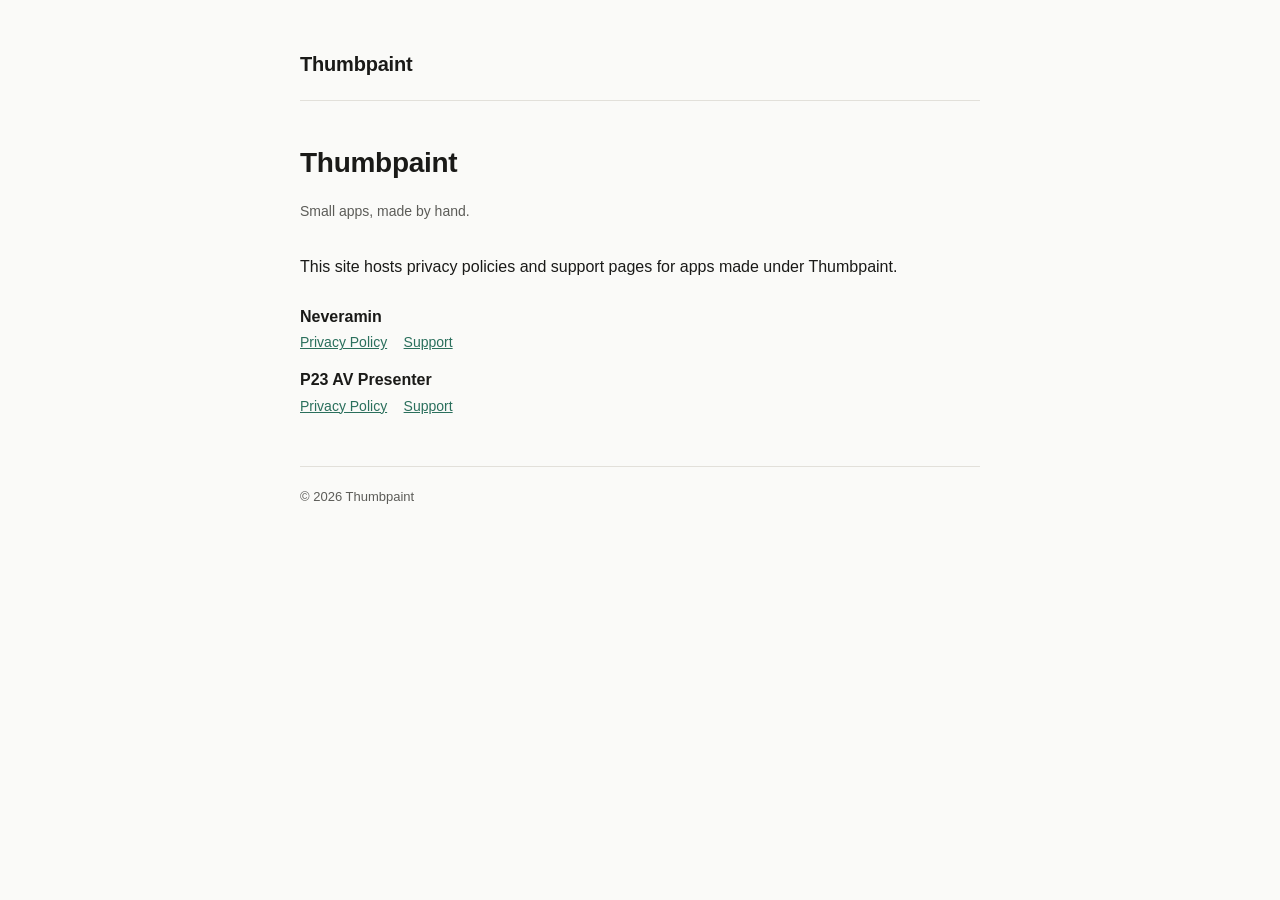
<file: index.html>
<!DOCTYPE html>
<html lang="en">
<head>
<meta charset="UTF-8" />
<meta name="viewport" content="width=device-width, initial-scale=1.0" />
<title>Thumbpaint</title>
<meta name="description" content="Thumbpaint — small apps, made by hand." />
<link rel="stylesheet" href="/assets/style.css" />
</head>
<body>
<div class="wrap">
  <header class="site">
    <a class="brand" href="/">Thumbpaint</a>
  </header>

  <main>
    <h1>Thumbpaint</h1>
    <p class="meta">Small apps, made by hand.</p>

    <p>This site hosts privacy policies and support pages for apps made under Thumbpaint.</p>

    <ul class="apps-list">
      <li>
        <div class="app-name">Neveramin</div>
        <div class="links">
          <a href="/neveramin/privacy/">Privacy Policy</a>
          <a href="/neveramin/support/">Support</a>
        </div>
      </li>
      <li>
        <div class="app-name">P23 AV Presenter</div>
        <div class="links">
          <a href="/p23/privacy/">Privacy Policy</a>
          <a href="/p23/support/">Support</a>
        </div>
      </li>
    </ul>
  </main>

  <footer class="site">
    &copy; 2026 Thumbpaint
  </footer>
</div>
</body>
</html>
</file>
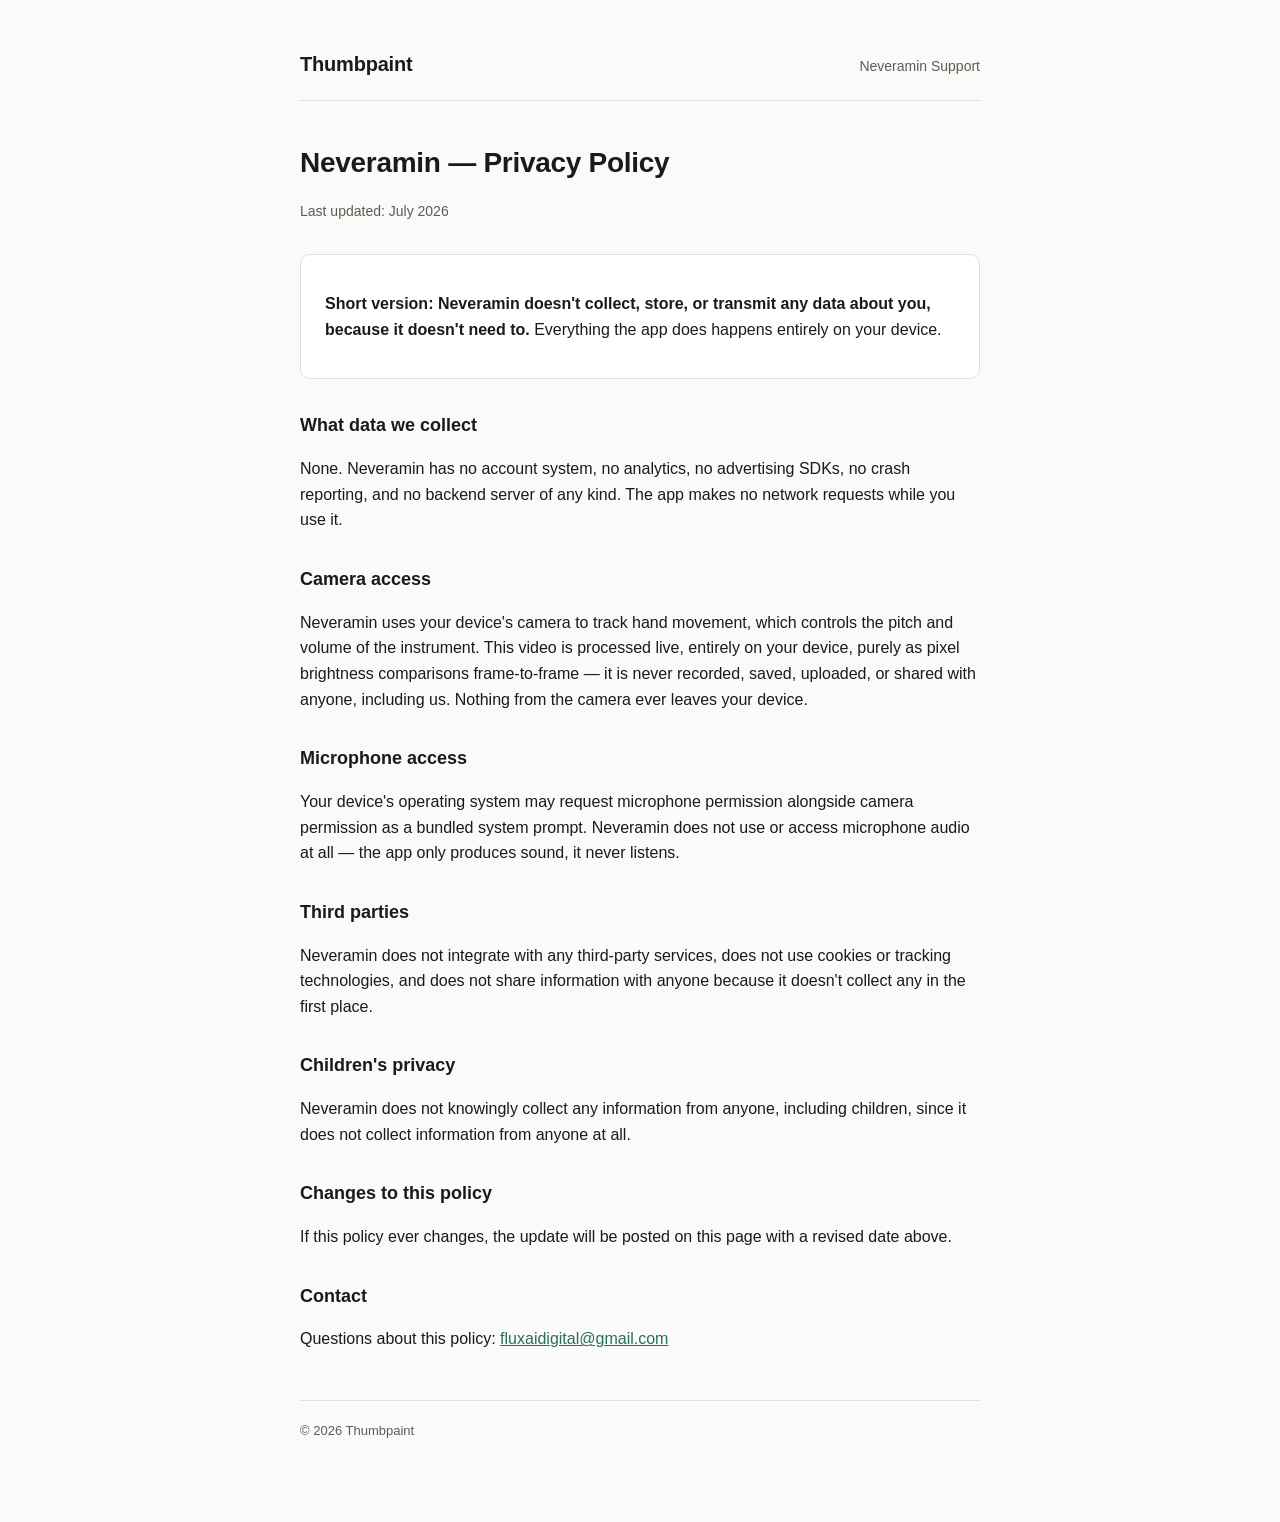
<file: neveramin/privacy/index.html>
<!DOCTYPE html>
<html lang="en">
<head>
<meta charset="UTF-8" />
<meta name="viewport" content="width=device-width, initial-scale=1.0" />
<title>Neveramin — Privacy Policy</title>
<meta name="description" content="Privacy policy for Neveramin, an optical theremin app." />
<link rel="stylesheet" href="/assets/style.css" />
</head>
<body>
<div class="wrap">
  <header class="site">
    <a class="brand" href="/">Thumbpaint</a>
    <nav>
      <a href="/neveramin/support/">Neveramin Support</a>
    </nav>
  </header>

  <main>
    <h1>Neveramin — Privacy Policy</h1>
    <p class="meta">Last updated: July 2026</p>

    <div class="card">
      <p><strong>Short version: Neveramin doesn't collect, store, or transmit any data about you, because it doesn't need to.</strong> Everything the app does happens entirely on your device.</p>
    </div>

    <h2>What data we collect</h2>
    <p>None. Neveramin has no account system, no analytics, no advertising SDKs, no crash reporting, and no backend server of any kind. The app makes no network requests while you use it.</p>

    <h2>Camera access</h2>
    <p>Neveramin uses your device's camera to track hand movement, which controls the pitch and volume of the instrument. This video is processed live, entirely on your device, purely as pixel brightness comparisons frame-to-frame — it is never recorded, saved, uploaded, or shared with anyone, including us. Nothing from the camera ever leaves your device.</p>

    <h2>Microphone access</h2>
    <p>Your device's operating system may request microphone permission alongside camera permission as a bundled system prompt. Neveramin does not use or access microphone audio at all — the app only produces sound, it never listens.</p>

    <h2>Third parties</h2>
    <p>Neveramin does not integrate with any third-party services, does not use cookies or tracking technologies, and does not share information with anyone because it doesn't collect any in the first place.</p>

    <h2>Children's privacy</h2>
    <p>Neveramin does not knowingly collect any information from anyone, including children, since it does not collect information from anyone at all.</p>

    <h2>Changes to this policy</h2>
    <p>If this policy ever changes, the update will be posted on this page with a revised date above.</p>

    <h2>Contact</h2>
    <p>Questions about this policy: <a href="mailto:fluxaidigital@gmail.com">fluxaidigital@gmail.com</a></p>
  </main>

  <footer class="site">
    &copy; 2026 Thumbpaint
  </footer>
</div>
</body>
</html>
</file>
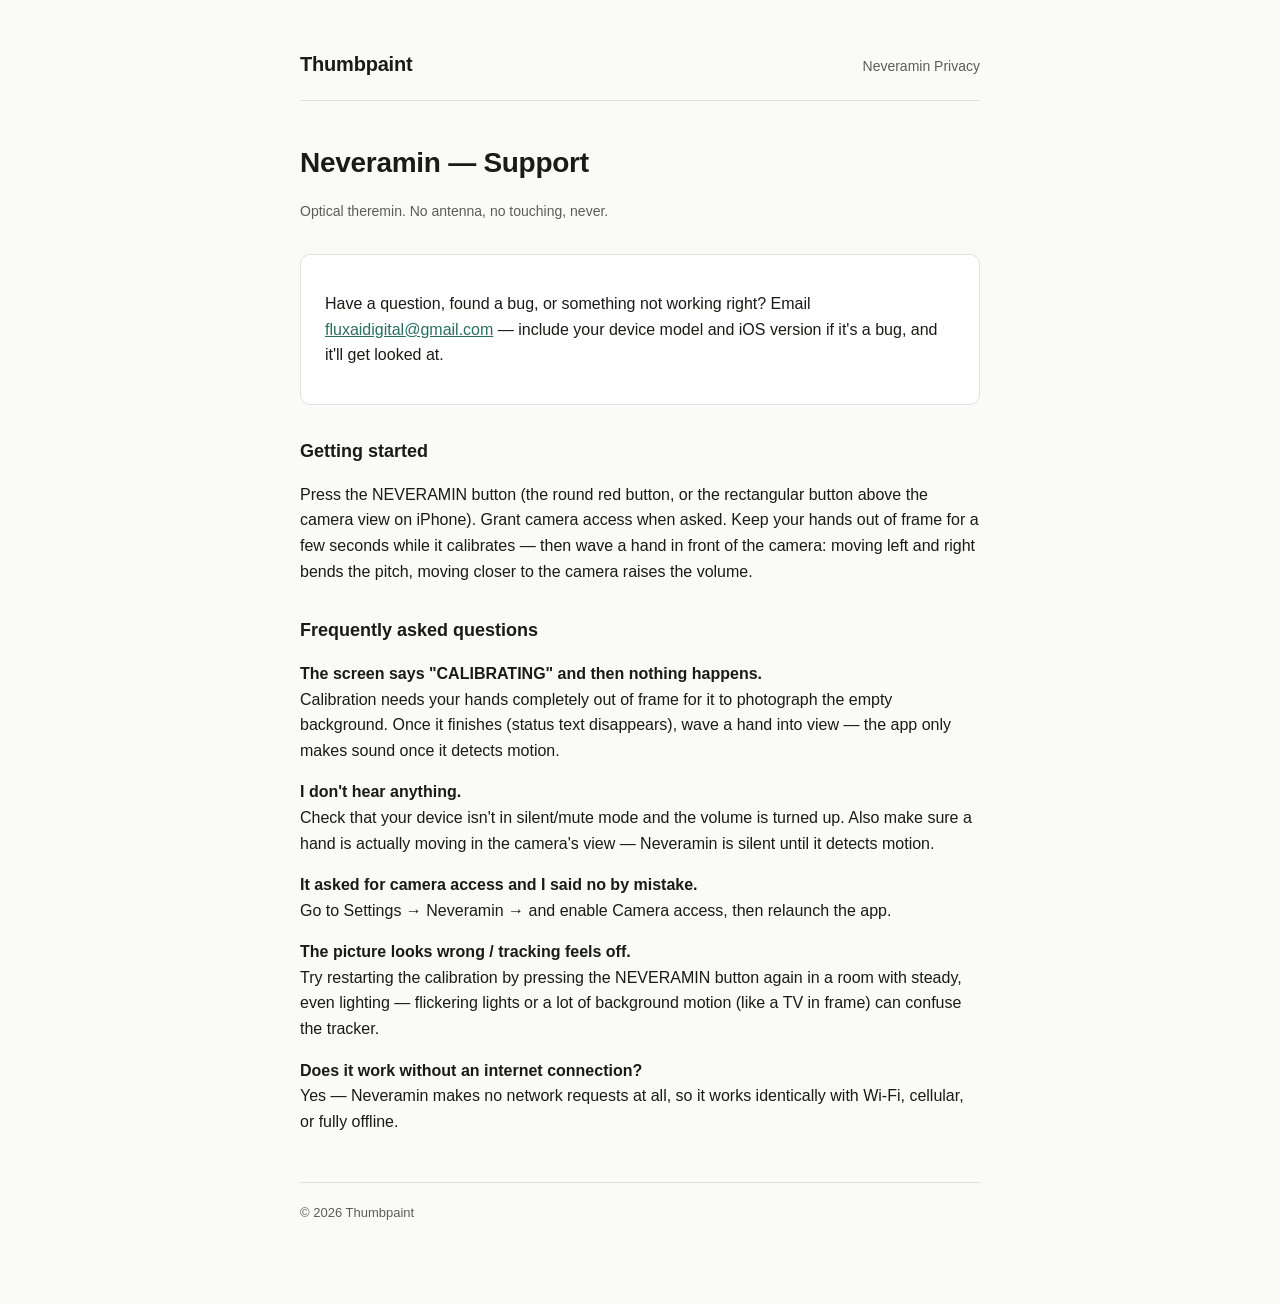
<file: neveramin/support/index.html>
<!DOCTYPE html>
<html lang="en">
<head>
<meta charset="UTF-8" />
<meta name="viewport" content="width=device-width, initial-scale=1.0" />
<title>Neveramin — Support</title>
<meta name="description" content="Support and FAQ for Neveramin, an optical theremin app." />
<link rel="stylesheet" href="/assets/style.css" />
</head>
<body>
<div class="wrap">
  <header class="site">
    <a class="brand" href="/">Thumbpaint</a>
    <nav>
      <a href="/neveramin/privacy/">Neveramin Privacy</a>
    </nav>
  </header>

  <main>
    <h1>Neveramin — Support</h1>
    <p class="meta">Optical theremin. No antenna, no touching, never.</p>

    <div class="card">
      <p>Have a question, found a bug, or something not working right? Email <a href="mailto:fluxaidigital@gmail.com">fluxaidigital@gmail.com</a> — include your device model and iOS version if it's a bug, and it'll get looked at.</p>
    </div>

    <h2>Getting started</h2>
    <p>Press the NEVERAMIN button (the round red button, or the rectangular button above the camera view on iPhone). Grant camera access when asked. Keep your hands out of frame for a few seconds while it calibrates — then wave a hand in front of the camera: moving left and right bends the pitch, moving closer to the camera raises the volume.</p>

    <h2>Frequently asked questions</h2>

    <p><strong>The screen says "CALIBRATING" and then nothing happens.</strong><br>
    Calibration needs your hands completely out of frame for it to photograph the empty background. Once it finishes (status text disappears), wave a hand into view — the app only makes sound once it detects motion.</p>

    <p><strong>I don't hear anything.</strong><br>
    Check that your device isn't in silent/mute mode and the volume is turned up. Also make sure a hand is actually moving in the camera's view — Neveramin is silent until it detects motion.</p>

    <p><strong>It asked for camera access and I said no by mistake.</strong><br>
    Go to Settings &rarr; Neveramin &rarr; and enable Camera access, then relaunch the app.</p>

    <p><strong>The picture looks wrong / tracking feels off.</strong><br>
    Try restarting the calibration by pressing the NEVERAMIN button again in a room with steady, even lighting — flickering lights or a lot of background motion (like a TV in frame) can confuse the tracker.</p>

    <p><strong>Does it work without an internet connection?</strong><br>
    Yes — Neveramin makes no network requests at all, so it works identically with Wi-Fi, cellular, or fully offline.</p>
  </main>

  <footer class="site">
    &copy; 2026 Thumbpaint
  </footer>
</div>
</body>
</html>
</file>
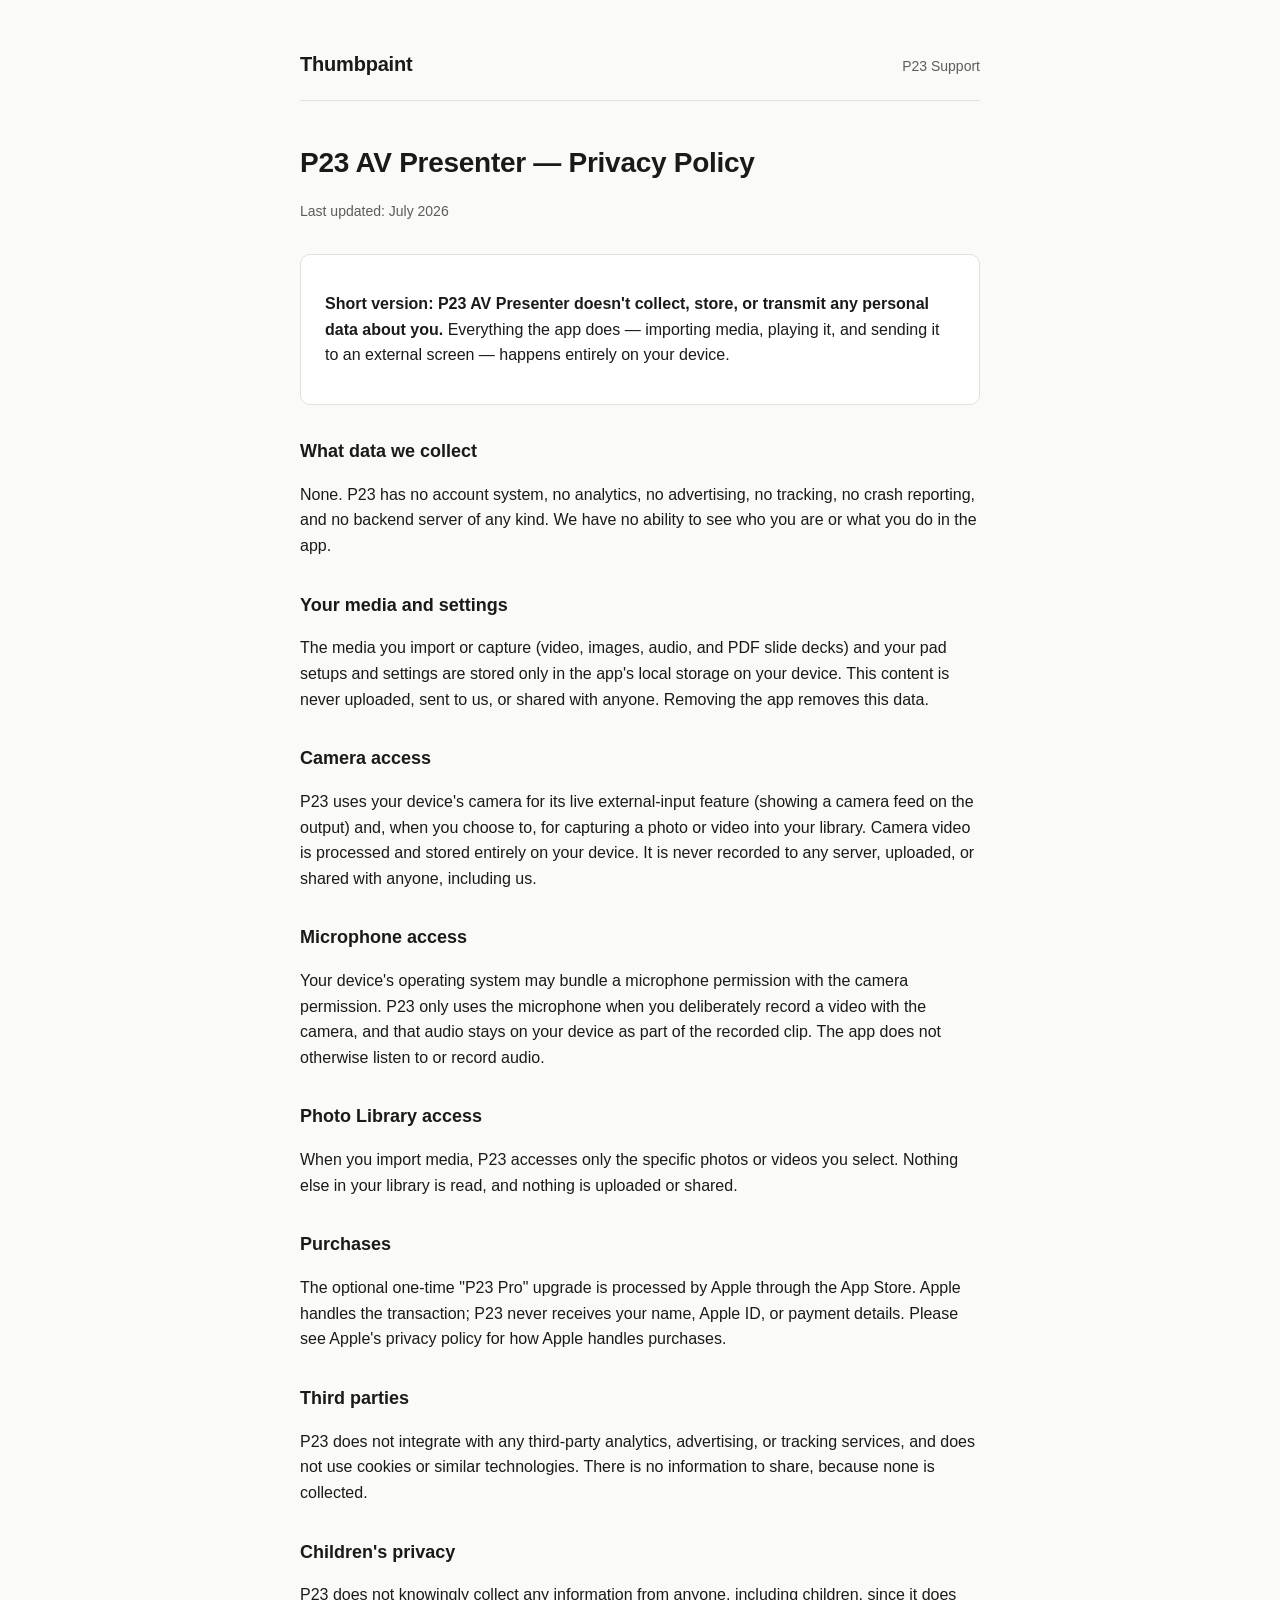
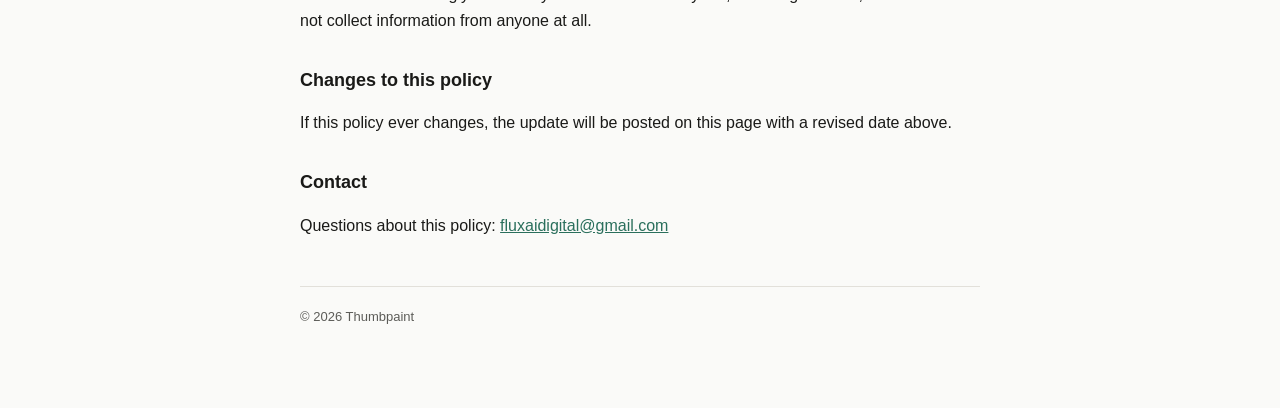
<file: p23/privacy/index.html>
<!DOCTYPE html>
<html lang="en">
<head>
<meta charset="UTF-8" />
<meta name="viewport" content="width=device-width, initial-scale=1.0" />
<title>P23 AV Presenter — Privacy Policy</title>
<meta name="description" content="Privacy policy for P23 AV Presenter, a live audio-visual playback app for iPad." />
<link rel="stylesheet" href="/assets/style.css" />
</head>
<body>
<div class="wrap">
  <header class="site">
    <a class="brand" href="/">Thumbpaint</a>
    <nav>
      <a href="/p23/support/">P23 Support</a>
    </nav>
  </header>

  <main>
    <h1>P23 AV Presenter — Privacy Policy</h1>
    <p class="meta">Last updated: July 2026</p>

    <div class="card">
      <p><strong>Short version: P23 AV Presenter doesn't collect, store, or transmit any personal data about you.</strong> Everything the app does — importing media, playing it, and sending it to an external screen — happens entirely on your device.</p>
    </div>

    <h2>What data we collect</h2>
    <p>None. P23 has no account system, no analytics, no advertising, no tracking, no crash reporting, and no backend server of any kind. We have no ability to see who you are or what you do in the app.</p>

    <h2>Your media and settings</h2>
    <p>The media you import or capture (video, images, audio, and PDF slide decks) and your pad setups and settings are stored only in the app's local storage on your device. This content is never uploaded, sent to us, or shared with anyone. Removing the app removes this data.</p>

    <h2>Camera access</h2>
    <p>P23 uses your device's camera for its live external-input feature (showing a camera feed on the output) and, when you choose to, for capturing a photo or video into your library. Camera video is processed and stored entirely on your device. It is never recorded to any server, uploaded, or shared with anyone, including us.</p>

    <h2>Microphone access</h2>
    <p>Your device's operating system may bundle a microphone permission with the camera permission. P23 only uses the microphone when you deliberately record a video with the camera, and that audio stays on your device as part of the recorded clip. The app does not otherwise listen to or record audio.</p>

    <h2>Photo Library access</h2>
    <p>When you import media, P23 accesses only the specific photos or videos you select. Nothing else in your library is read, and nothing is uploaded or shared.</p>

    <h2>Purchases</h2>
    <p>The optional one-time "P23 Pro" upgrade is processed by Apple through the App Store. Apple handles the transaction; P23 never receives your name, Apple ID, or payment details. Please see Apple's privacy policy for how Apple handles purchases.</p>

    <h2>Third parties</h2>
    <p>P23 does not integrate with any third-party analytics, advertising, or tracking services, and does not use cookies or similar technologies. There is no information to share, because none is collected.</p>

    <h2>Children's privacy</h2>
    <p>P23 does not knowingly collect any information from anyone, including children, since it does not collect information from anyone at all.</p>

    <h2>Changes to this policy</h2>
    <p>If this policy ever changes, the update will be posted on this page with a revised date above.</p>

    <h2>Contact</h2>
    <p>Questions about this policy: <a href="mailto:fluxaidigital@gmail.com">fluxaidigital@gmail.com</a></p>
  </main>

  <footer class="site">
    &copy; 2026 Thumbpaint
  </footer>
</div>
</body>
</html>
</file>
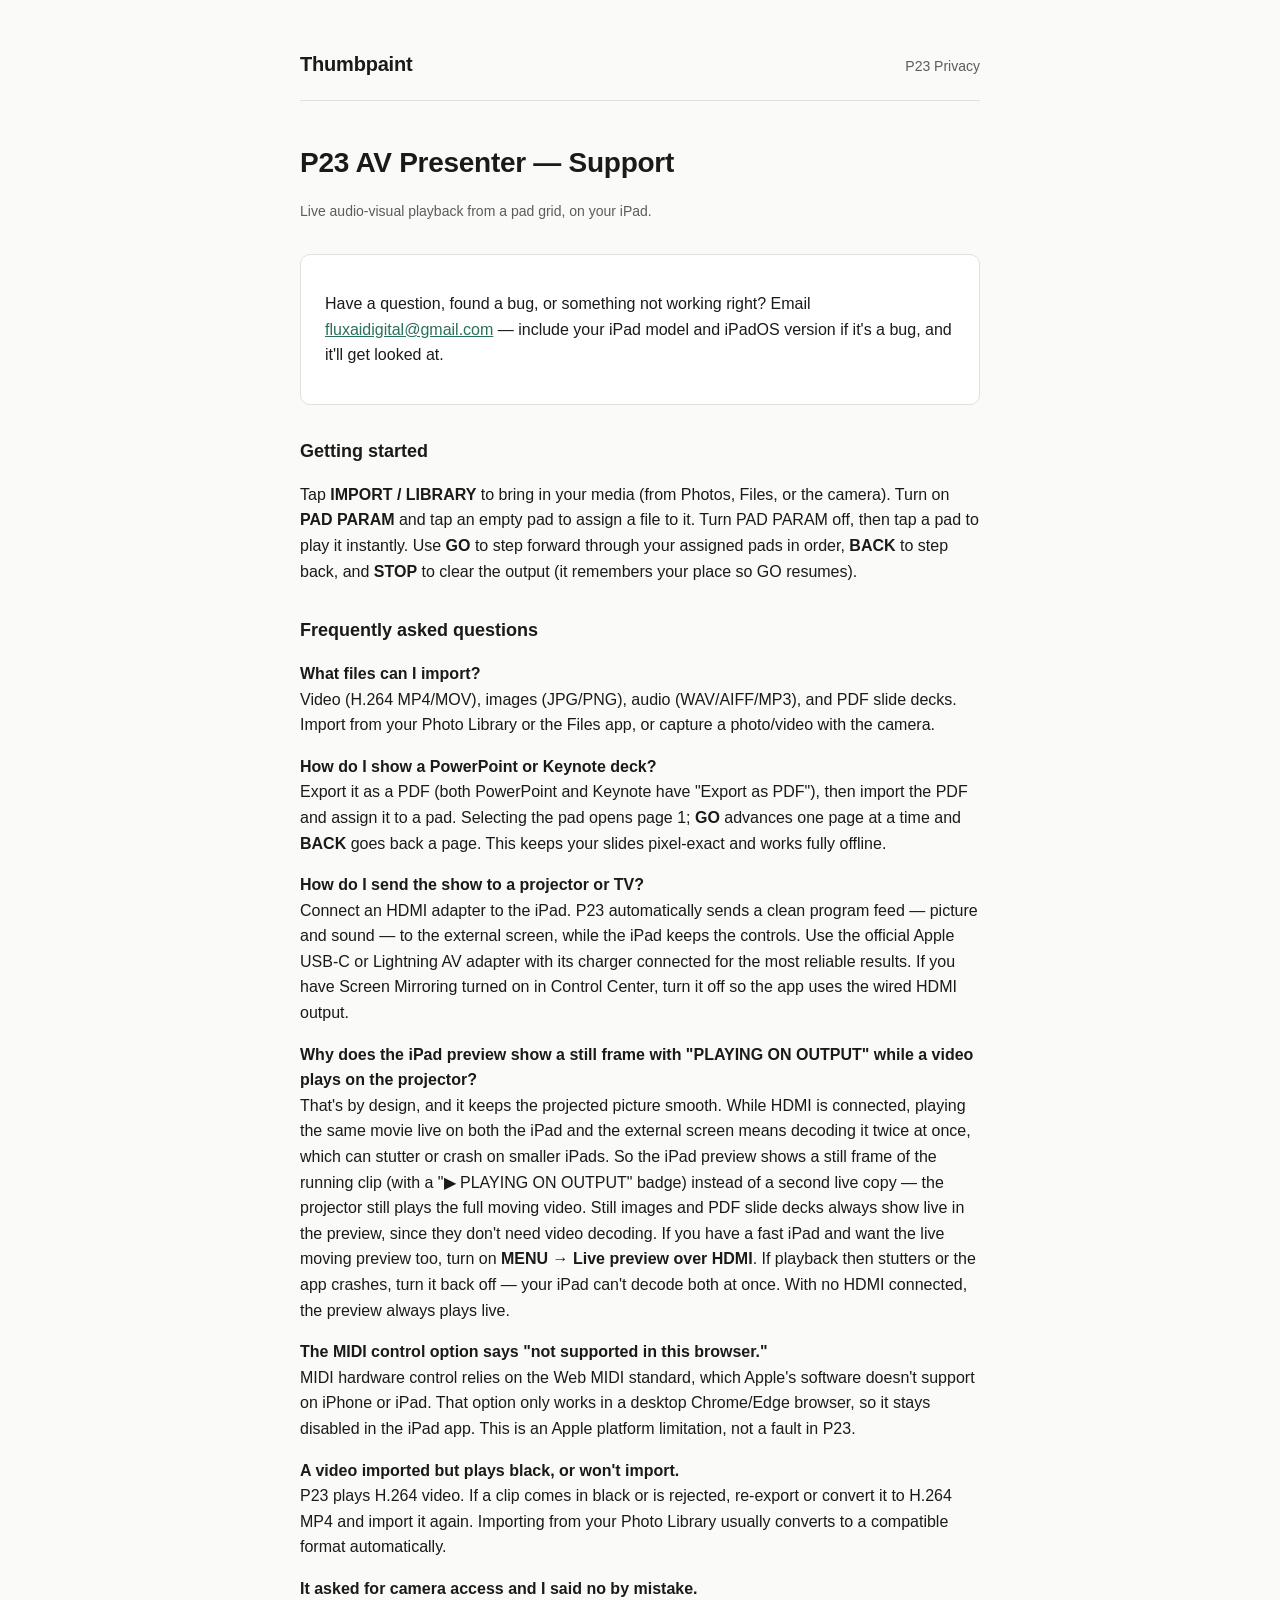
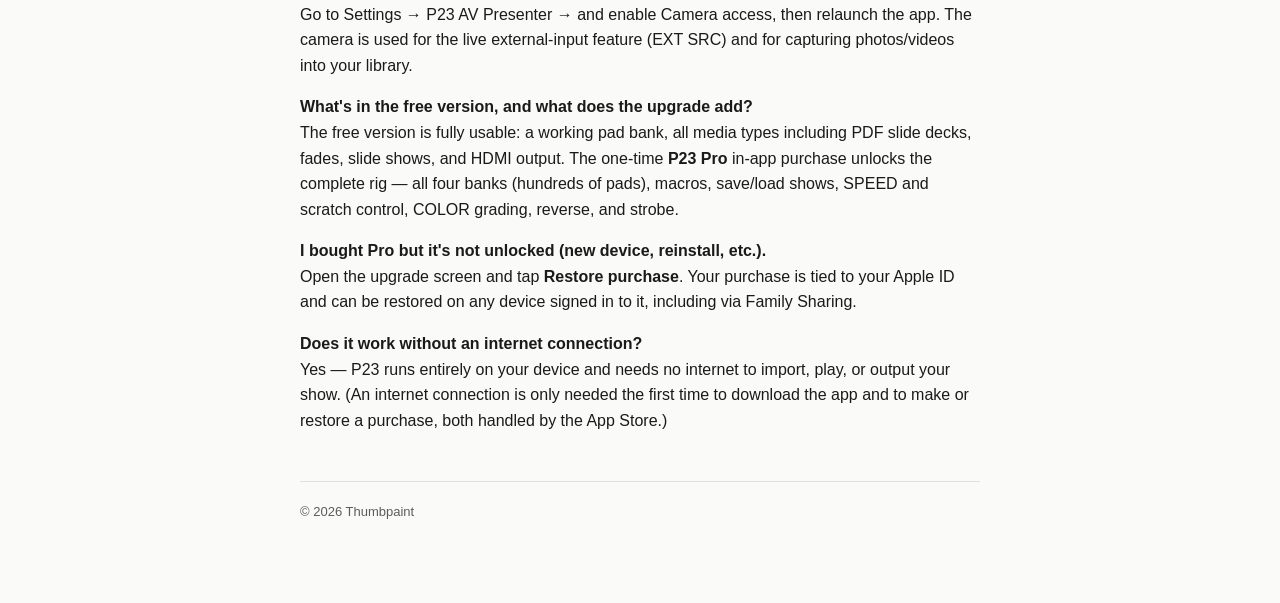
<file: p23/support/index.html>
<!DOCTYPE html>
<html lang="en">
<head>
<meta charset="UTF-8" />
<meta name="viewport" content="width=device-width, initial-scale=1.0" />
<title>P23 AV Presenter — Support</title>
<meta name="description" content="Support and FAQ for P23 AV Presenter, a live audio-visual playback app for iPad." />
<link rel="stylesheet" href="/assets/style.css" />
</head>
<body>
<div class="wrap">
  <header class="site">
    <a class="brand" href="/">Thumbpaint</a>
    <nav>
      <a href="/p23/privacy/">P23 Privacy</a>
    </nav>
  </header>

  <main>
    <h1>P23 AV Presenter — Support</h1>
    <p class="meta">Live audio-visual playback from a pad grid, on your iPad.</p>

    <div class="card">
      <p>Have a question, found a bug, or something not working right? Email <a href="mailto:fluxaidigital@gmail.com">fluxaidigital@gmail.com</a> — include your iPad model and iPadOS version if it's a bug, and it'll get looked at.</p>
    </div>

    <h2>Getting started</h2>
    <p>Tap <strong>IMPORT / LIBRARY</strong> to bring in your media (from Photos, Files, or the camera). Turn on <strong>PAD PARAM</strong> and tap an empty pad to assign a file to it. Turn PAD PARAM off, then tap a pad to play it instantly. Use <strong>GO</strong> to step forward through your assigned pads in order, <strong>BACK</strong> to step back, and <strong>STOP</strong> to clear the output (it remembers your place so GO resumes).</p>

    <h2>Frequently asked questions</h2>

    <p><strong>What files can I import?</strong><br>
    Video (H.264 MP4/MOV), images (JPG/PNG), audio (WAV/AIFF/MP3), and PDF slide decks. Import from your Photo Library or the Files app, or capture a photo/video with the camera.</p>

    <p><strong>How do I show a PowerPoint or Keynote deck?</strong><br>
    Export it as a PDF (both PowerPoint and Keynote have "Export as PDF"), then import the PDF and assign it to a pad. Selecting the pad opens page 1; <strong>GO</strong> advances one page at a time and <strong>BACK</strong> goes back a page. This keeps your slides pixel-exact and works fully offline.</p>

    <p><strong>How do I send the show to a projector or TV?</strong><br>
    Connect an HDMI adapter to the iPad. P23 automatically sends a clean program feed — picture and sound — to the external screen, while the iPad keeps the controls. Use the official Apple USB-C or Lightning AV adapter with its charger connected for the most reliable results. If you have Screen Mirroring turned on in Control Center, turn it off so the app uses the wired HDMI output.</p>

    <p><strong>Why does the iPad preview show a still frame with "PLAYING ON OUTPUT" while a video plays on the projector?</strong><br>
    That's by design, and it keeps the projected picture smooth. While HDMI is connected, playing the same movie live on both the iPad and the external screen means decoding it twice at once, which can stutter or crash on smaller iPads. So the iPad preview shows a still frame of the running clip (with a "&#9654; PLAYING ON OUTPUT" badge) instead of a second live copy — the projector still plays the full moving video. Still images and PDF slide decks always show live in the preview, since they don't need video decoding. If you have a fast iPad and want the live moving preview too, turn on <strong>MENU &rarr; Live preview over HDMI</strong>. If playback then stutters or the app crashes, turn it back off — your iPad can't decode both at once. With no HDMI connected, the preview always plays live.</p>

    <p><strong>The MIDI control option says "not supported in this browser."</strong><br>
    MIDI hardware control relies on the Web MIDI standard, which Apple's software doesn't support on iPhone or iPad. That option only works in a desktop Chrome/Edge browser, so it stays disabled in the iPad app. This is an Apple platform limitation, not a fault in P23.</p>

    <p><strong>A video imported but plays black, or won't import.</strong><br>
    P23 plays H.264 video. If a clip comes in black or is rejected, re-export or convert it to H.264 MP4 and import it again. Importing from your Photo Library usually converts to a compatible format automatically.</p>

    <p><strong>It asked for camera access and I said no by mistake.</strong><br>
    Go to Settings &rarr; P23 AV Presenter &rarr; and enable Camera access, then relaunch the app. The camera is used for the live external-input feature (EXT SRC) and for capturing photos/videos into your library.</p>

    <p><strong>What's in the free version, and what does the upgrade add?</strong><br>
    The free version is fully usable: a working pad bank, all media types including PDF slide decks, fades, slide shows, and HDMI output. The one-time <strong>P23 Pro</strong> in-app purchase unlocks the complete rig — all four banks (hundreds of pads), macros, save/load shows, SPEED and scratch control, COLOR grading, reverse, and strobe.</p>

    <p><strong>I bought Pro but it's not unlocked (new device, reinstall, etc.).</strong><br>
    Open the upgrade screen and tap <strong>Restore purchase</strong>. Your purchase is tied to your Apple ID and can be restored on any device signed in to it, including via Family Sharing.</p>

    <p><strong>Does it work without an internet connection?</strong><br>
    Yes — P23 runs entirely on your device and needs no internet to import, play, or output your show. (An internet connection is only needed the first time to download the app and to make or restore a purchase, both handled by the App Store.)</p>
  </main>

  <footer class="site">
    &copy; 2026 Thumbpaint
  </footer>
</div>
</body>
</html>
</file>
<file: assets/style.css>
:root {
  --bg: #fafaf8;
  --text: #1a1a18;
  --muted: #5c5c58;
  --accent: #2a6f5c;
  --border: #e2e0da;
  --card: #ffffff;
}

@media (prefers-color-scheme: dark) {
  :root {
    --bg: #16161a;
    --text: #f0f0ec;
    --muted: #a3a39c;
    --accent: #5fd8b8;
    --border: #2c2c30;
    --card: #1e1e22;
  }
}

* { box-sizing: border-box; }

html, body {
  margin: 0;
  padding: 0;
  background: var(--bg);
  color: var(--text);
  font-family: -apple-system, BlinkMacSystemFont, "Segoe UI", Roboto, Helvetica, Arial, sans-serif;
  line-height: 1.6;
}

.wrap {
  max-width: 720px;
  margin: 0 auto;
  padding: 48px 20px 80px;
}

header.site {
  display: flex;
  align-items: baseline;
  justify-content: space-between;
  margin-bottom: 40px;
  padding-bottom: 20px;
  border-bottom: 1px solid var(--border);
}

header.site .brand {
  font-weight: 700;
  font-size: 20px;
  color: var(--text);
  text-decoration: none;
  letter-spacing: -0.01em;
}

header.site nav a {
  color: var(--muted);
  text-decoration: none;
  font-size: 14px;
  margin-left: 16px;
}

header.site nav a:hover {
  color: var(--accent);
}

h1 {
  font-size: 28px;
  margin: 0 0 8px;
  letter-spacing: -0.01em;
}

h2 {
  font-size: 18px;
  margin: 32px 0 8px;
}

.meta {
  color: var(--muted);
  font-size: 14px;
  margin-bottom: 32px;
}

p, li {
  color: var(--text);
}

a {
  color: var(--accent);
}

.card {
  background: var(--card);
  border: 1px solid var(--border);
  border-radius: 10px;
  padding: 20px 24px;
  margin: 16px 0;
}

.apps-list {
  list-style: none;
  padding: 0;
  margin: 24px 0;
}

.apps-list li {
  margin-bottom: 12px;
}

.apps-list .app-name {
  font-weight: 600;
}

.apps-list .links a {
  margin-right: 12px;
  font-size: 14px;
}

footer.site {
  margin-top: 48px;
  padding-top: 20px;
  border-top: 1px solid var(--border);
  color: var(--muted);
  font-size: 13px;
}
</file>
